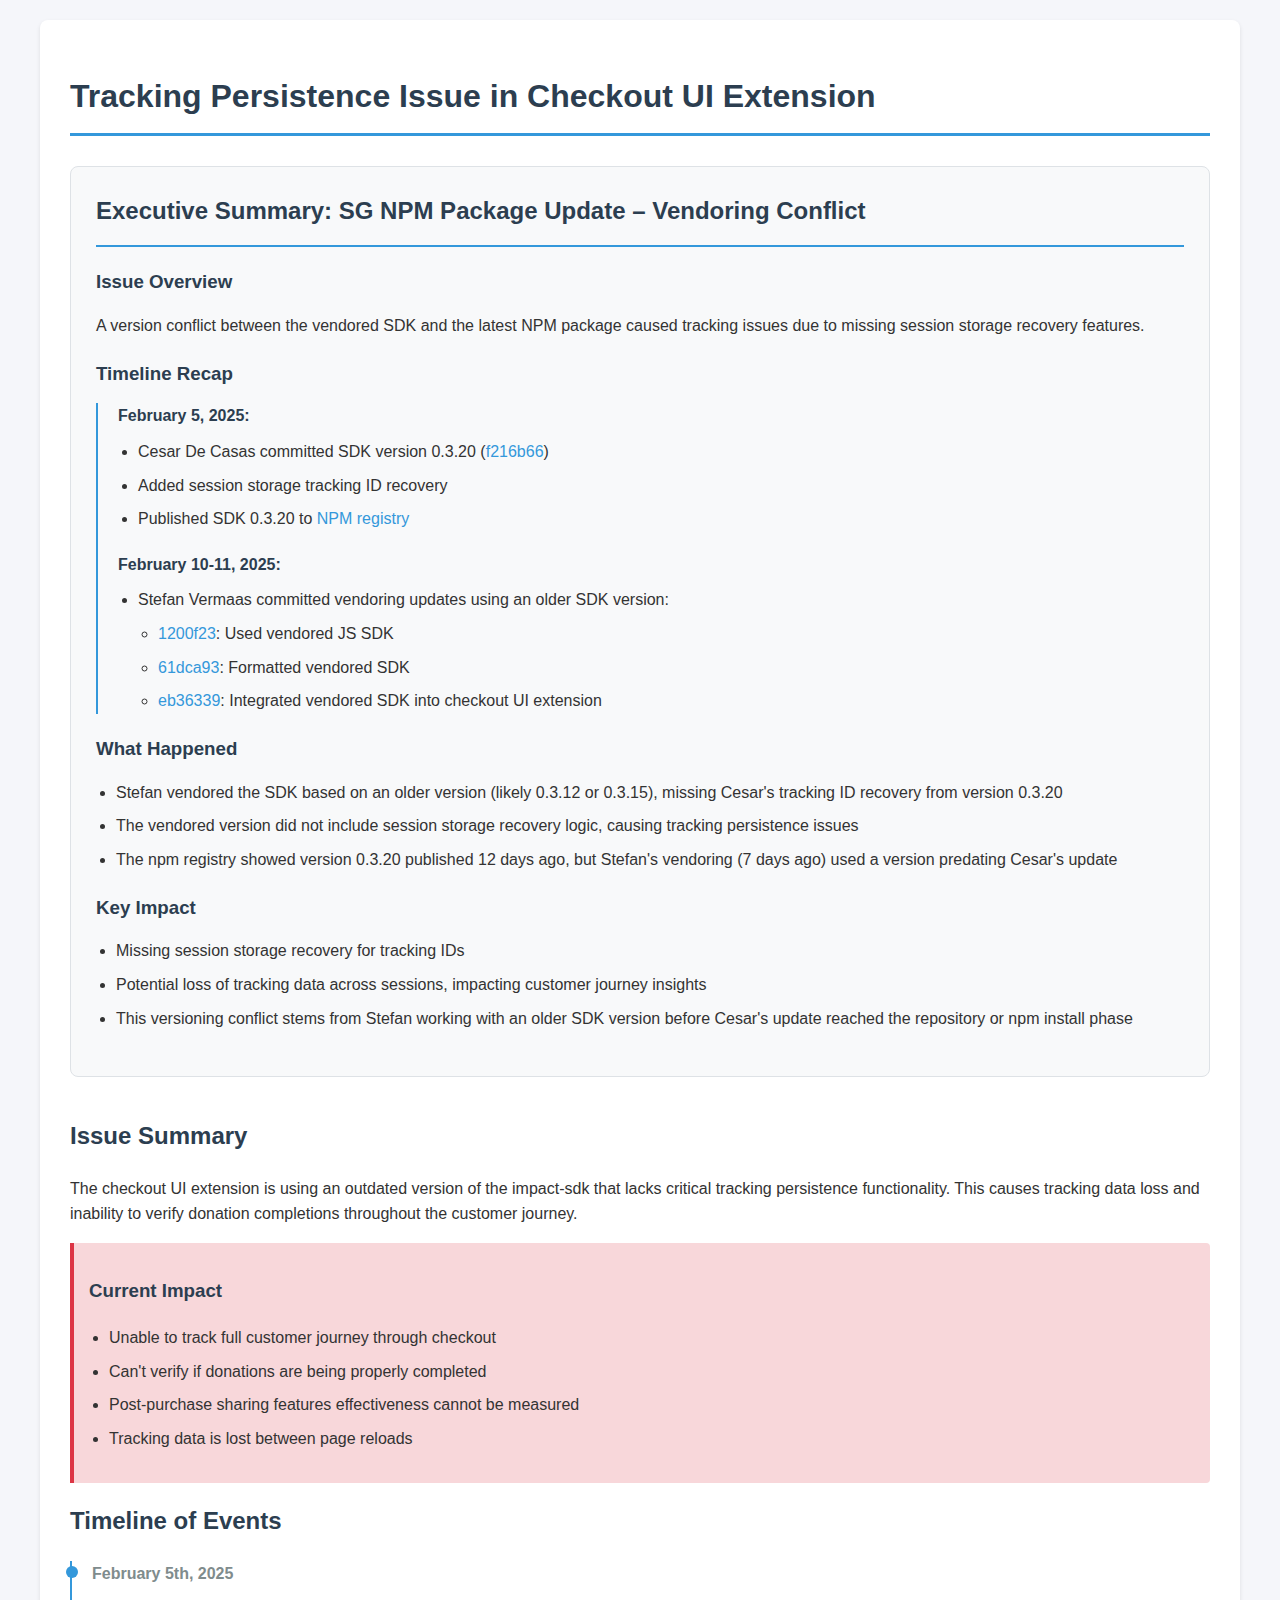
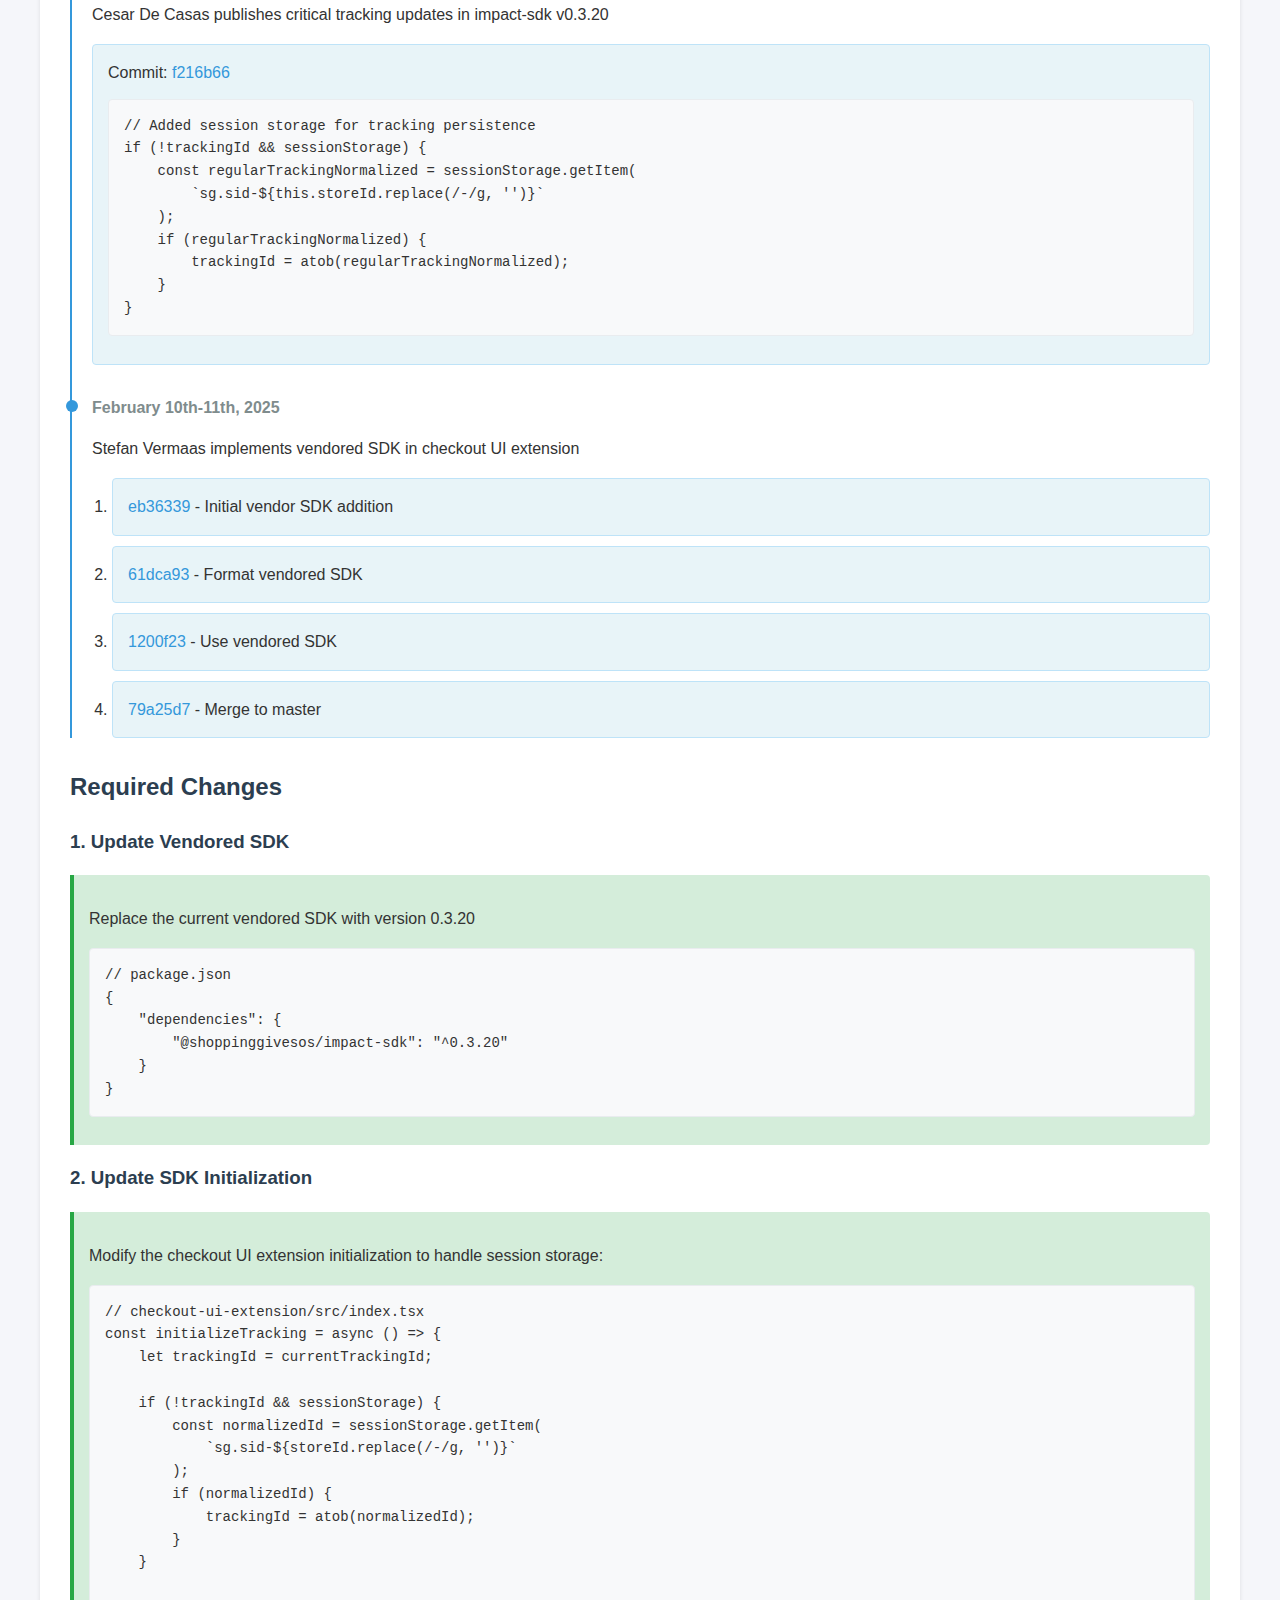
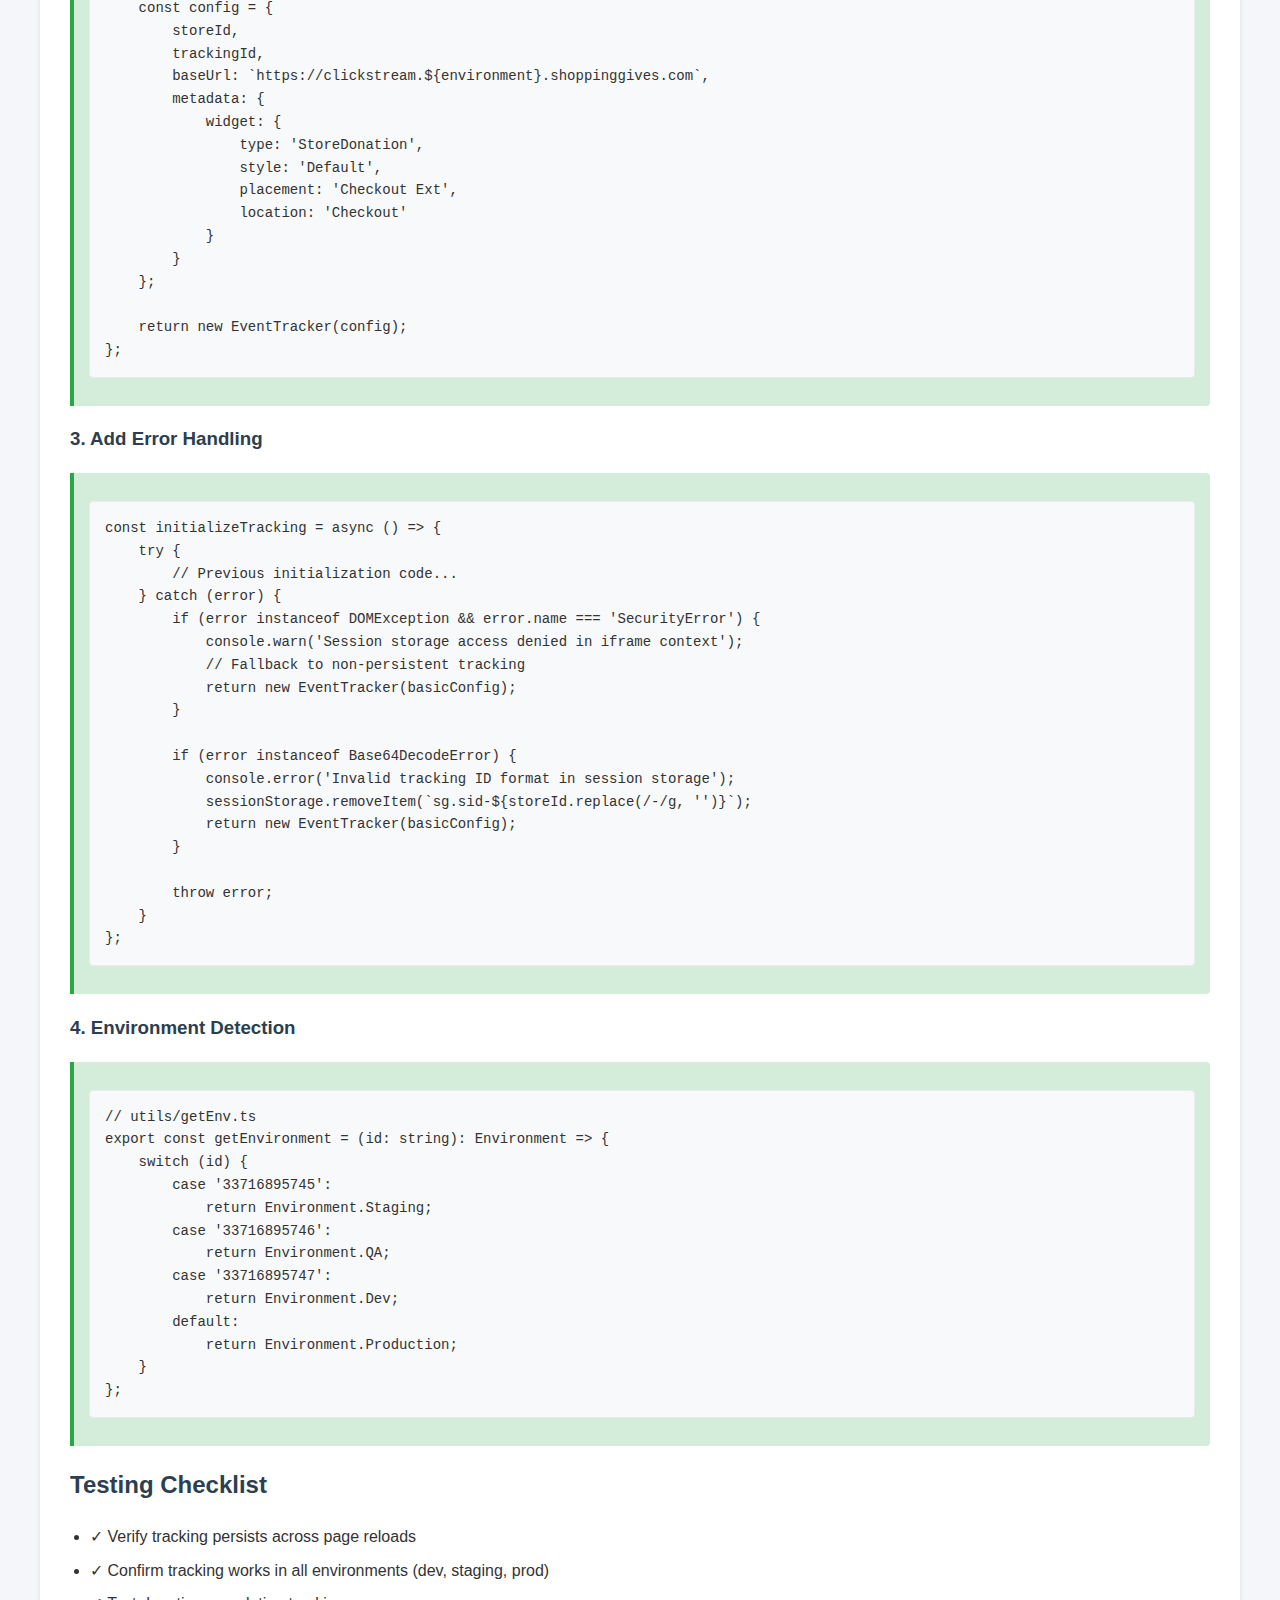
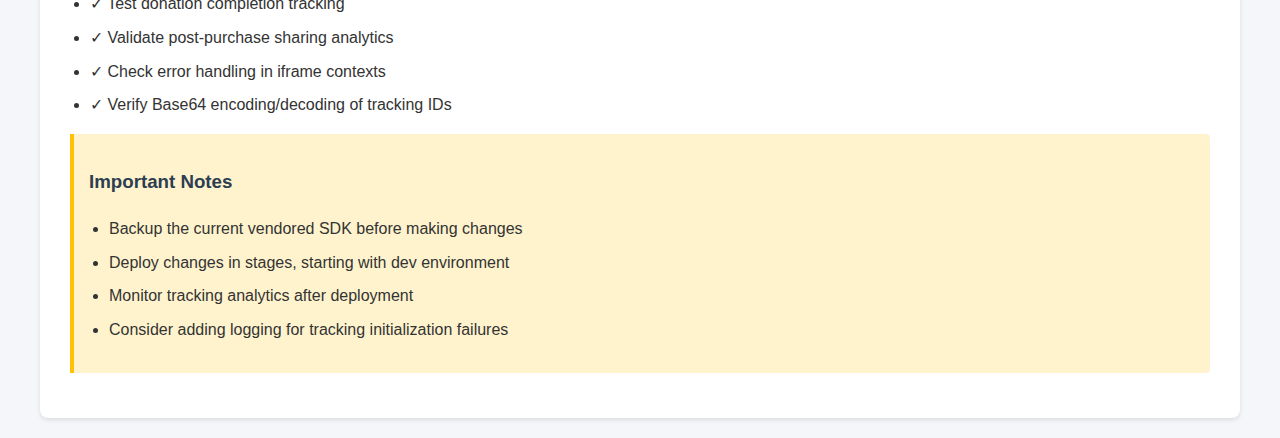
<file: index.html>
<!DOCTYPE html>
<html lang="en">
<head>
    <meta charset="UTF-8">
    <meta name="viewport" content="width=device-width, initial-scale=1.0">
    <title>Tracking Persistence Issue - ShoppingGives Checkout UI Extension</title>
    <link rel="stylesheet" href="styles.css">
</head>
<body>
    <div class="container">
        <h1>Tracking Persistence Issue in Checkout UI Extension</h1>

        <div class="executive-summary">
            <h2>Executive Summary: SG NPM Package Update – Vendoring Conflict</h2>
            
            <div class="summary-section">
                <h3>Issue Overview</h3>
                <p>A version conflict between the vendored SDK and the latest NPM package caused tracking issues due to missing session storage recovery features.</p>
            </div>

            <div class="summary-section">
                <h3>Timeline Recap</h3>
                <div class="summary-timeline">
                    <div class="summary-date">February 5, 2025:</div>
                    <ul>
                        <li>Cesar De Casas committed SDK version 0.3.20 (<a href="https://github.com/NicheInteractiveMedia/shoppinggives.widget-sdk/commit/f216b6631b19306ae70a3005996df5f133405a24">f216b66</a>)</li>
                        <li>Added session storage tracking ID recovery</li>
                        <li>Published SDK 0.3.20 to <a href="https://www.npmjs.com/package/@shoppinggivesos/impact-sdk">NPM registry</a></li>
                    </ul>

                    <div class="summary-date">February 10-11, 2025:</div>
                    <ul>
                        <li>Stefan Vermaas committed vendoring updates using an older SDK version:</li>
                        <li class="nested"><a href="https://github.com/NicheInteractiveMedia/ChangeCommerce.ShopifyAppExt/commit/1200f2315725591dff2ae81de8102013b07e9f7f">1200f23</a>: Used vendored JS SDK</li>
                        <li class="nested"><a href="https://github.com/NicheInteractiveMedia/ChangeCommerce.ShopifyAppExt/commit/61dca9345f6baac6f115edb8298d59c66b6bff1b">61dca93</a>: Formatted vendored SDK</li>
                        <li class="nested"><a href="https://github.com/NicheInteractiveMedia/ChangeCommerce.ShopifyAppExt/commit/eb36339a388c0161a749d8440be33f46b9f26ff9">eb36339</a>: Integrated vendored SDK into checkout UI extension</li>
                    </ul>
                </div>
            </div>

            <div class="summary-section">
                <h3>What Happened</h3>
                <ul>
                    <li>Stefan vendored the SDK based on an older version (likely 0.3.12 or 0.3.15), missing Cesar's tracking ID recovery from version 0.3.20</li>
                    <li>The vendored version did not include session storage recovery logic, causing tracking persistence issues</li>
                    <li>The npm registry showed version 0.3.20 published 12 days ago, but Stefan's vendoring (7 days ago) used a version predating Cesar's update</li>
                </ul>
            </div>

            <div class="summary-section">
                <h3>Key Impact</h3>
                <ul>
                    <li>Missing session storage recovery for tracking IDs</li>
                    <li>Potential loss of tracking data across sessions, impacting customer journey insights</li>
                    <li>This versioning conflict stems from Stefan working with an older SDK version before Cesar's update reached the repository or npm install phase</li>
                </ul>
            </div>
        </div>


        <h2>Issue Summary</h2>
        <p>The checkout UI extension is using an outdated version of the impact-sdk that lacks critical tracking persistence functionality. This causes tracking data loss and inability to verify donation completions throughout the customer journey.</p>

        <div class="impact">
            <h3>Current Impact</h3>
            <ul>
                <li>Unable to track full customer journey through checkout</li>
                <li>Can't verify if donations are being properly completed</li>
                <li>Post-purchase sharing features effectiveness cannot be measured</li>
                <li>Tracking data is lost between page reloads</li>
            </ul>
        </div>

        <h2>Timeline of Events</h2>
        <div class="timeline">
            <div class="timeline-item">
                <div class="date">February 5th, 2025</div>
                <p>Cesar De Casas publishes critical tracking updates in impact-sdk v0.3.20</p>
                <div class="commit">
                    Commit: <a href="https://github.com/NicheInteractiveMedia/shoppinggives.widget-sdk/commit/f216b6631b19306ae70a3005996df5f133405a24">f216b66</a>
                    <pre><code>// Added session storage for tracking persistence
if (!trackingId && sessionStorage) {
    const regularTrackingNormalized = sessionStorage.getItem(
        `sg.sid-${this.storeId.replace(/-/g, '')}`
    );
    if (regularTrackingNormalized) {
        trackingId = atob(regularTrackingNormalized);
    }
}</code></pre>
                </div>
            </div>

            <div class="timeline-item">
                <div class="date">February 10th-11th, 2025</div>
                <p>Stefan Vermaas implements vendored SDK in checkout UI extension</p>
                <ol>
                    <li>
                        <div class="commit">
                            <a href="https://github.com/NicheInteractiveMedia/ChangeCommerce.ShopifyAppExt/commit/eb36339a388c0161a749d8440be33f46b9f26ff9">eb36339</a> - Initial vendor SDK addition
                        </div>
                    </li>
                    <li>
                        <div class="commit">
                            <a href="https://github.com/NicheInteractiveMedia/ChangeCommerce.ShopifyAppExt/commit/61dca9345f6baac6f115edb8298d59c66b6bff1b">61dca93</a> - Format vendored SDK
                        </div>
                    </li>
                    <li>
                        <div class="commit">
                            <a href="https://github.com/NicheInteractiveMedia/ChangeCommerce.ShopifyAppExt/commit/1200f2315725591dff2ae81de8102013b07e9f7f">1200f23</a> - Use vendored SDK
                        </div>
                    </li>
                    <li>
                        <div class="commit">
                            <a href="https://github.com/NicheInteractiveMedia/ChangeCommerce.ShopifyAppExt/commit/79a25d7c3318e46c775bf123ccb41af6dc921288">79a25d7</a> - Merge to master
                        </div>
                    </li>
                </ol>
            </div>
        </div>

        <h2>Required Changes</h2>
        
        <h3>1. Update Vendored SDK</h3>
        <div class="solution">
            <p>Replace the current vendored SDK with version 0.3.20</p>
            <pre><code>// package.json
{
    "dependencies": {
        "@shoppinggivesos/impact-sdk": "^0.3.20"
    }
}</code></pre>
        </div>

        <h3>2. Update SDK Initialization</h3>
        <div class="solution">
            <p>Modify the checkout UI extension initialization to handle session storage:</p>
            <pre><code>// checkout-ui-extension/src/index.tsx
const initializeTracking = async () => {
    let trackingId = currentTrackingId;
    
    if (!trackingId && sessionStorage) {
        const normalizedId = sessionStorage.getItem(
            `sg.sid-${storeId.replace(/-/g, '')}`
        );
        if (normalizedId) {
            trackingId = atob(normalizedId);
        }
    }

    const config = {
        storeId,
        trackingId,
        baseUrl: `https://clickstream.${environment}.shoppinggives.com`,
        metadata: {
            widget: {
                type: 'StoreDonation',
                style: 'Default',
                placement: 'Checkout Ext',
                location: 'Checkout'
            }
        }
    };

    return new EventTracker(config);
};</code></pre>
        </div>

        <h3>3. Add Error Handling</h3>
        <div class="solution">
            <pre><code>const initializeTracking = async () => {
    try {
        // Previous initialization code...
    } catch (error) {
        if (error instanceof DOMException && error.name === 'SecurityError') {
            console.warn('Session storage access denied in iframe context');
            // Fallback to non-persistent tracking
            return new EventTracker(basicConfig);
        }
        
        if (error instanceof Base64DecodeError) {
            console.error('Invalid tracking ID format in session storage');
            sessionStorage.removeItem(`sg.sid-${storeId.replace(/-/g, '')}`);
            return new EventTracker(basicConfig);
        }

        throw error;
    }
};</code></pre>
        </div>

        <h3>4. Environment Detection</h3>
        <div class="solution">
            <pre><code>// utils/getEnv.ts
export const getEnvironment = (id: string): Environment => {
    switch (id) {
        case '33716895745':
            return Environment.Staging;
        case '33716895746':
            return Environment.QA;
        case '33716895747':
            return Environment.Dev;
        default:
            return Environment.Production;
    }
};</code></pre>
        </div>

        <h2>Testing Checklist</h2>
        <ul>
            <li>✓ Verify tracking persists across page reloads</li>
            <li>✓ Confirm tracking works in all environments (dev, staging, prod)</li>
            <li>✓ Test donation completion tracking</li>
            <li>✓ Validate post-purchase sharing analytics</li>
            <li>✓ Check error handling in iframe contexts</li>
            <li>✓ Verify Base64 encoding/decoding of tracking IDs</li>
        </ul>

        <div class="warning">
            <h3>Important Notes</h3>
            <ul>
                <li>Backup the current vendored SDK before making changes</li>
                <li>Deploy changes in stages, starting with dev environment</li>
                <li>Monitor tracking analytics after deployment</li>
                <li>Consider adding logging for tracking initialization failures</li>
            </ul>
        </div>
    </div>
</body>
</html>
</file>
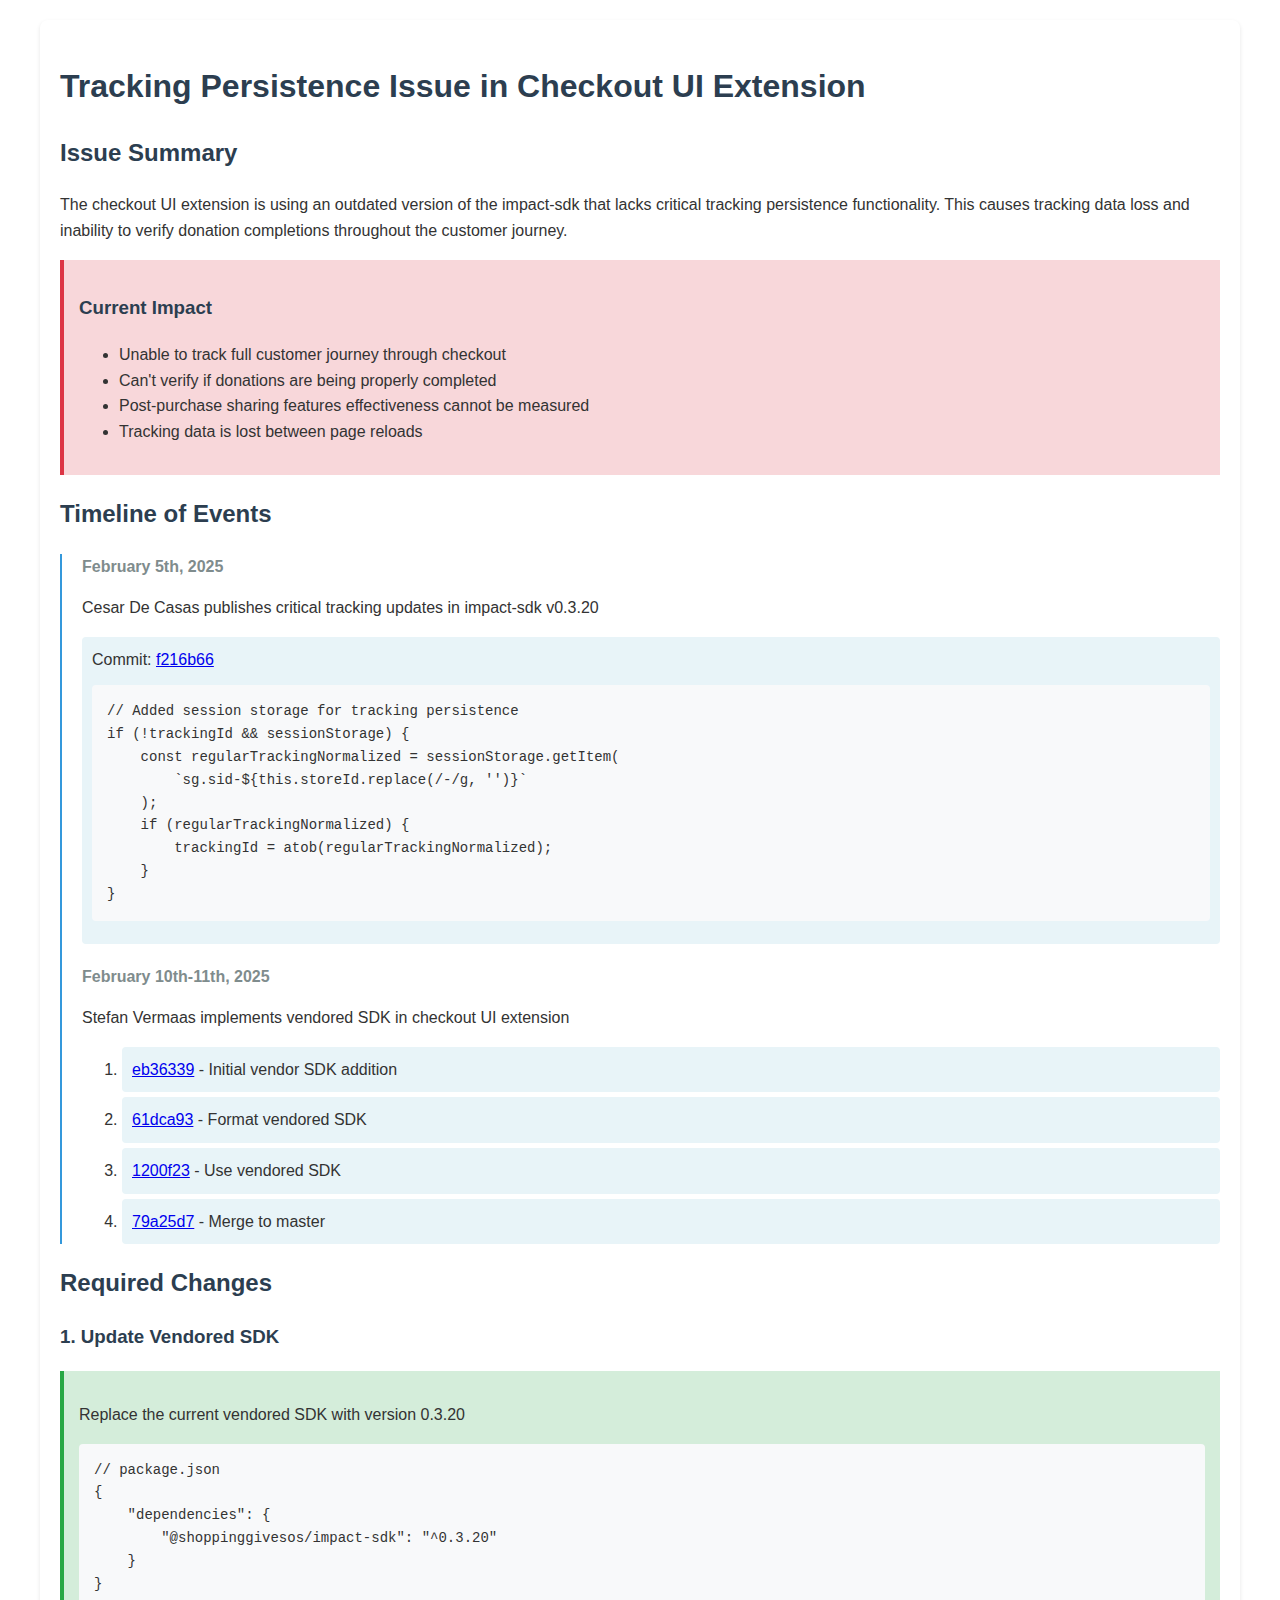
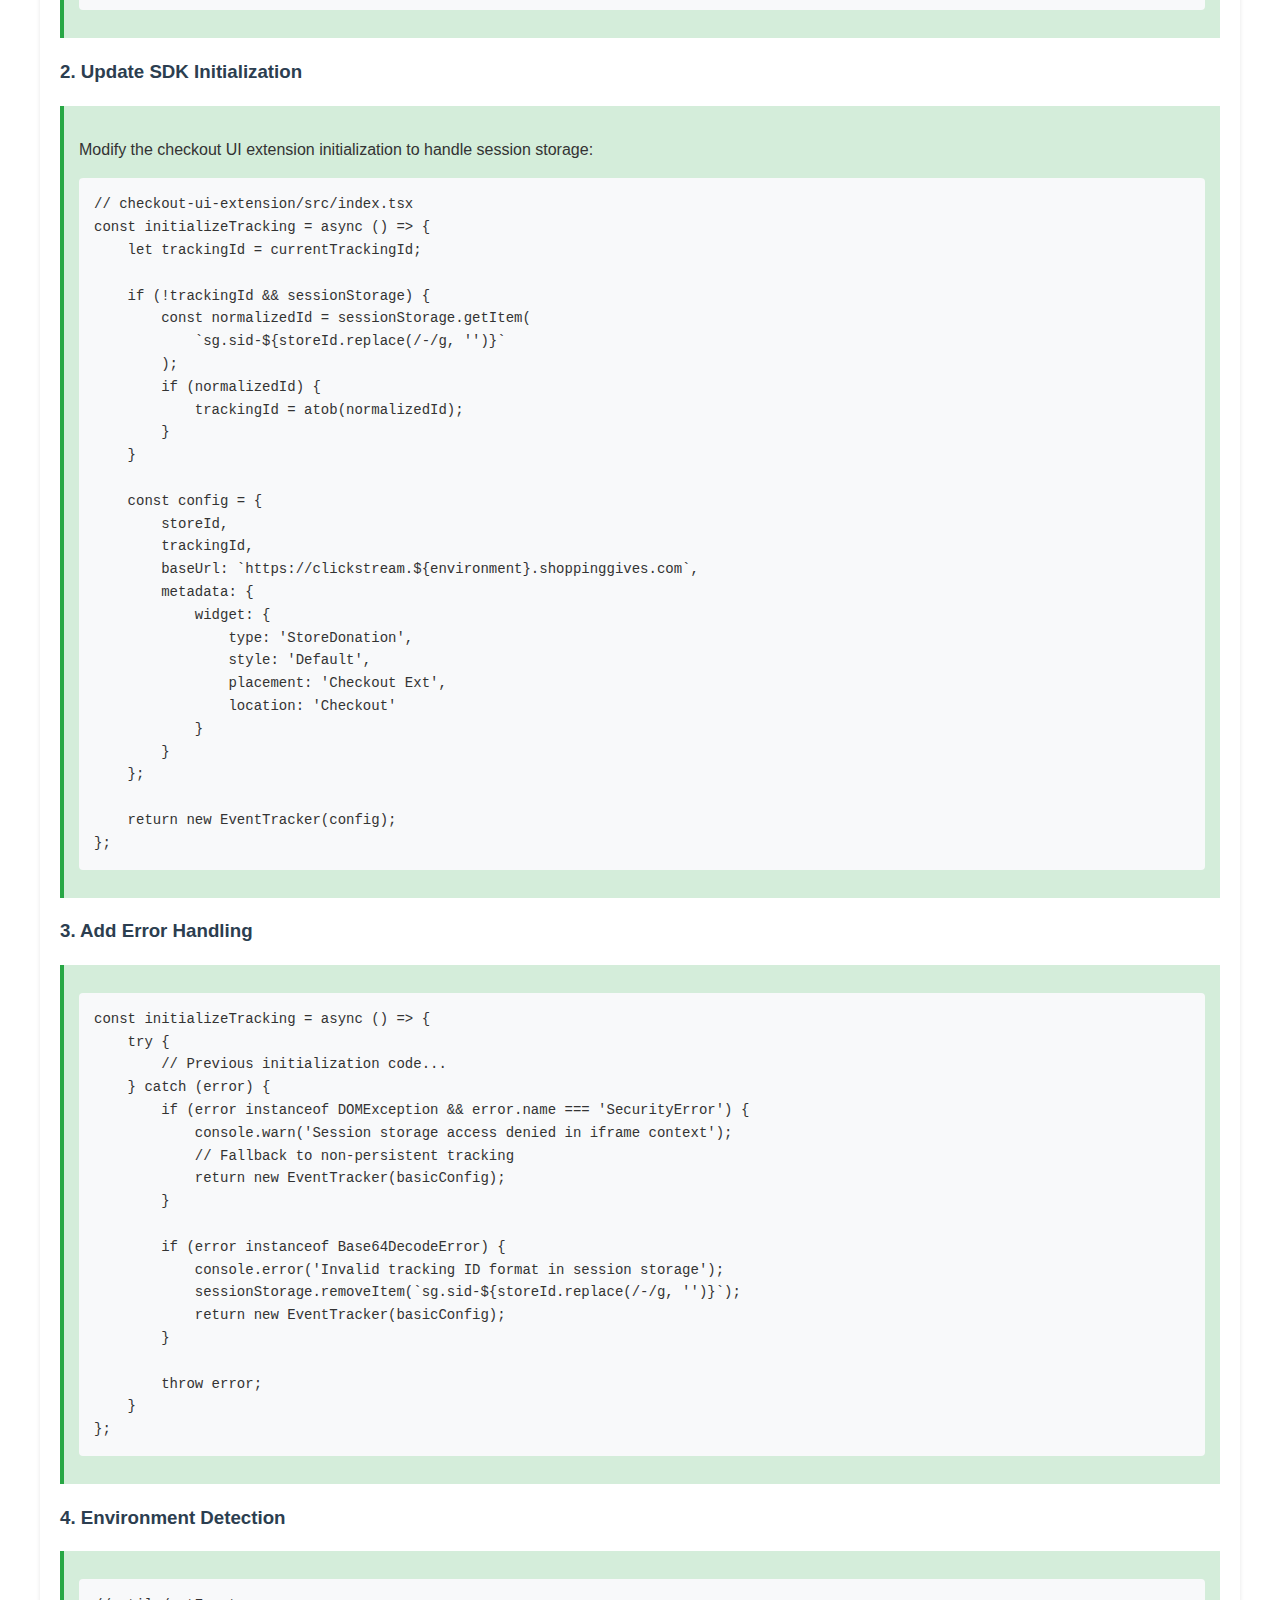
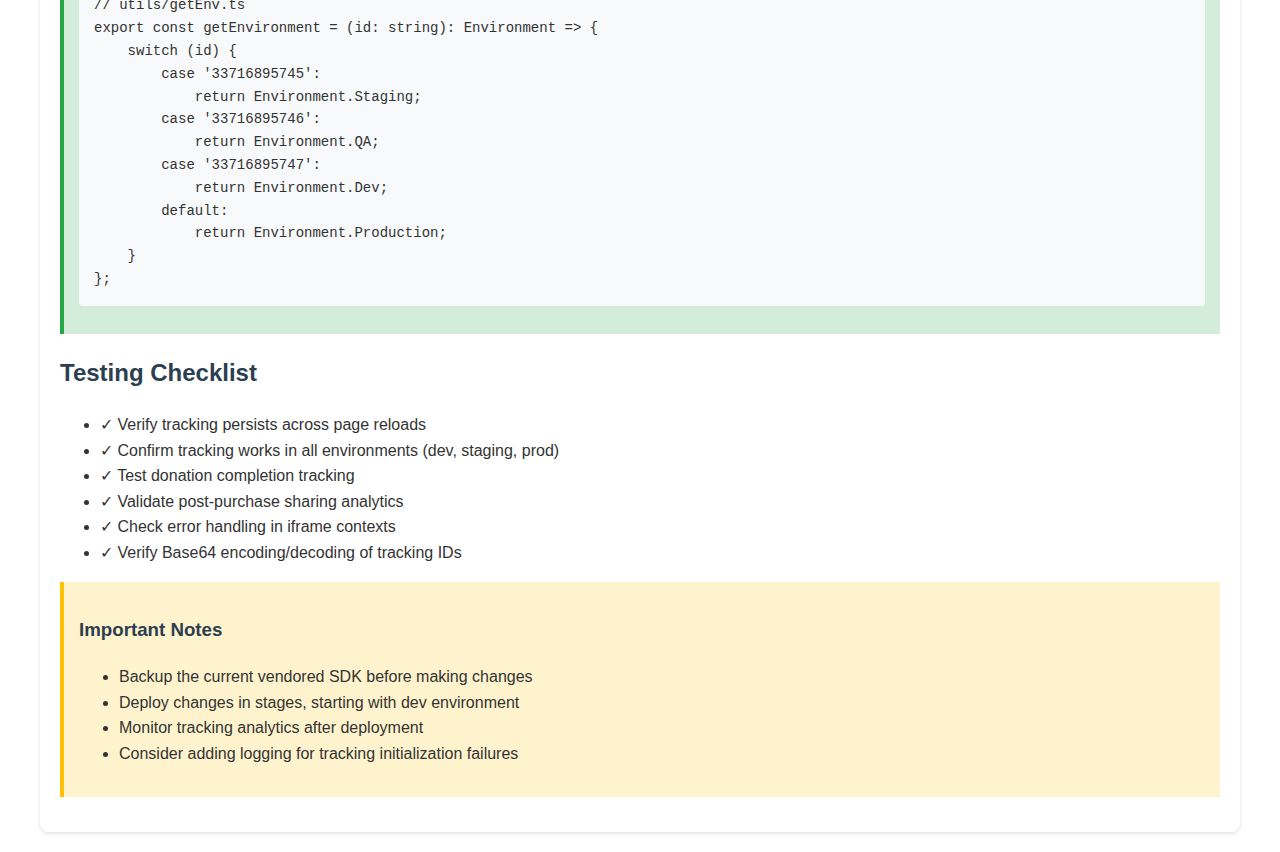
<file: tracking-persistence-fix.html>
<!DOCTYPE html>
<html lang="en">
<head>
    <meta charset="UTF-8">
    <meta name="viewport" content="width=device-width, initial-scale=1.0">
    <title>Tracking Persistence Issue - ShoppingGives Checkout UI Extension</title>
    <style>
        body {
            font-family: -apple-system, BlinkMacSystemFont, 'Segoe UI', Roboto, Oxygen, Ubuntu, Cantarell, sans-serif;
            line-height: 1.6;
            color: #333;
            max-width: 1200px;
            margin: 0 auto;
            padding: 20px;
        }
        .container {
            background: #fff;
            padding: 20px;
            border-radius: 8px;
            box-shadow: 0 2px 4px rgba(0,0,0,0.1);
        }
        h1, h2, h3 {
            color: #2c3e50;
        }
        .timeline {
            border-left: 2px solid #3498db;
            padding-left: 20px;
            margin: 20px 0;
        }
        .timeline-item {
            margin-bottom: 20px;
        }
        .date {
            color: #7f8c8d;
            font-weight: 600;
        }
        pre {
            background: #f8f9fa;
            padding: 15px;
            border-radius: 4px;
            overflow-x: auto;
        }
        code {
            font-family: 'Monaco', 'Menlo', 'Ubuntu Mono', 'Consolas', monospace;
            font-size: 14px;
        }
        .warning {
            background: #fff3cd;
            border-left: 4px solid #ffc107;
            padding: 15px;
            margin: 15px 0;
        }
        .solution {
            background: #d4edda;
            border-left: 4px solid #28a745;
            padding: 15px;
            margin: 15px 0;
        }
        .commit {
            background: #e8f4f8;
            padding: 10px;
            border-radius: 4px;
            margin: 5px 0;
        }
        .impact {
            background: #f8d7da;
            border-left: 4px solid #dc3545;
            padding: 15px;
            margin: 15px 0;
        }
    </style>
</head>
<body>
    <div class="container">
        <h1>Tracking Persistence Issue in Checkout UI Extension</h1>

        <h2>Issue Summary</h2>
        <p>The checkout UI extension is using an outdated version of the impact-sdk that lacks critical tracking persistence functionality. This causes tracking data loss and inability to verify donation completions throughout the customer journey.</p>

        <div class="impact">
            <h3>Current Impact</h3>
            <ul>
                <li>Unable to track full customer journey through checkout</li>
                <li>Can't verify if donations are being properly completed</li>
                <li>Post-purchase sharing features effectiveness cannot be measured</li>
                <li>Tracking data is lost between page reloads</li>
            </ul>
        </div>

        <h2>Timeline of Events</h2>
        <div class="timeline">
            <div class="timeline-item">
                <div class="date">February 5th, 2025</div>
                <p>Cesar De Casas publishes critical tracking updates in impact-sdk v0.3.20</p>
                <div class="commit">
                    Commit: <a href="https://github.com/NicheInteractiveMedia/shoppinggives.widget-sdk/commit/f216b6631b19306ae70a3005996df5f133405a24">f216b66</a>
                    <pre><code>// Added session storage for tracking persistence
if (!trackingId && sessionStorage) {
    const regularTrackingNormalized = sessionStorage.getItem(
        `sg.sid-${this.storeId.replace(/-/g, '')}`
    );
    if (regularTrackingNormalized) {
        trackingId = atob(regularTrackingNormalized);
    }
}</code></pre>
                </div>
            </div>

            <div class="timeline-item">
                <div class="date">February 10th-11th, 2025</div>
                <p>Stefan Vermaas implements vendored SDK in checkout UI extension</p>
                <ol>
                    <li>
                        <div class="commit">
                            <a href="https://github.com/NicheInteractiveMedia/ChangeCommerce.ShopifyAppExt/commit/eb36339a388c0161a749d8440be33f46b9f26ff9">eb36339</a> - Initial vendor SDK addition
                        </div>
                    </li>
                    <li>
                        <div class="commit">
                            <a href="https://github.com/NicheInteractiveMedia/ChangeCommerce.ShopifyAppExt/commit/61dca9345f6baac6f115edb8298d59c66b6bff1b">61dca93</a> - Format vendored SDK
                        </div>
                    </li>
                    <li>
                        <div class="commit">
                            <a href="https://github.com/NicheInteractiveMedia/ChangeCommerce.ShopifyAppExt/commit/1200f2315725591dff2ae81de8102013b07e9f7f">1200f23</a> - Use vendored SDK
                        </div>
                    </li>
                    <li>
                        <div class="commit">
                            <a href="https://github.com/NicheInteractiveMedia/ChangeCommerce.ShopifyAppExt/commit/79a25d7c3318e46c775bf123ccb41af6dc921288">79a25d7</a> - Merge to master
                        </div>
                    </li>
                </ol>
            </div>
        </div>

        <h2>Required Changes</h2>
        
        <h3>1. Update Vendored SDK</h3>
        <div class="solution">
            <p>Replace the current vendored SDK with version 0.3.20</p>
            <pre><code>// package.json
{
    "dependencies": {
        "@shoppinggivesos/impact-sdk": "^0.3.20"
    }
}</code></pre>
        </div>

        <h3>2. Update SDK Initialization</h3>
        <div class="solution">
            <p>Modify the checkout UI extension initialization to handle session storage:</p>
            <pre><code>// checkout-ui-extension/src/index.tsx
const initializeTracking = async () => {
    let trackingId = currentTrackingId;
    
    if (!trackingId && sessionStorage) {
        const normalizedId = sessionStorage.getItem(
            `sg.sid-${storeId.replace(/-/g, '')}`
        );
        if (normalizedId) {
            trackingId = atob(normalizedId);
        }
    }

    const config = {
        storeId,
        trackingId,
        baseUrl: `https://clickstream.${environment}.shoppinggives.com`,
        metadata: {
            widget: {
                type: 'StoreDonation',
                style: 'Default',
                placement: 'Checkout Ext',
                location: 'Checkout'
            }
        }
    };

    return new EventTracker(config);
};</code></pre>
        </div>

        <h3>3. Add Error Handling</h3>
        <div class="solution">
            <pre><code>const initializeTracking = async () => {
    try {
        // Previous initialization code...
    } catch (error) {
        if (error instanceof DOMException && error.name === 'SecurityError') {
            console.warn('Session storage access denied in iframe context');
            // Fallback to non-persistent tracking
            return new EventTracker(basicConfig);
        }
        
        if (error instanceof Base64DecodeError) {
            console.error('Invalid tracking ID format in session storage');
            sessionStorage.removeItem(`sg.sid-${storeId.replace(/-/g, '')}`);
            return new EventTracker(basicConfig);
        }

        throw error;
    }
};</code></pre>
        </div>

        <h3>4. Environment Detection</h3>
        <div class="solution">
            <pre><code>// utils/getEnv.ts
export const getEnvironment = (id: string): Environment => {
    switch (id) {
        case '33716895745':
            return Environment.Staging;
        case '33716895746':
            return Environment.QA;
        case '33716895747':
            return Environment.Dev;
        default:
            return Environment.Production;
    }
};</code></pre>
        </div>

        <h2>Testing Checklist</h2>
        <ul>
            <li>✓ Verify tracking persists across page reloads</li>
            <li>✓ Confirm tracking works in all environments (dev, staging, prod)</li>
            <li>✓ Test donation completion tracking</li>
            <li>✓ Validate post-purchase sharing analytics</li>
            <li>✓ Check error handling in iframe contexts</li>
            <li>✓ Verify Base64 encoding/decoding of tracking IDs</li>
        </ul>

        <div class="warning">
            <h3>Important Notes</h3>
            <ul>
                <li>Backup the current vendored SDK before making changes</li>
                <li>Deploy changes in stages, starting with dev environment</li>
                <li>Monitor tracking analytics after deployment</li>
                <li>Consider adding logging for tracking initialization failures</li>
            </ul>
        </div>
    </div>
</body>
</html>
</file>
<file: styles.css>
.executive-summary {
    background: #f8f9fa;
    border-radius: 8px;
    padding: 25px;
    margin-bottom: 40px;
    border: 1px solid #dee2e6;
}

.executive-summary h2 {
    color: #2c3e50;
    margin-top: 0;
    padding-bottom: 15px;
    border-bottom: 2px solid #3498db;
}

.summary-section {
    margin: 20px 0;
}

.summary-section h3 {
    color: #2c3e50;
    margin-bottom: 15px;
}

.summary-timeline {
    padding-left: 20px;
    border-left: 2px solid #3498db;
}

.summary-date {
    font-weight: 600;
    color: #2c3e50;
    margin: 15px 0 10px;
}

.summary-timeline ul {
    margin: 10px 0 20px;
}

.summary-timeline li.nested {
    margin-left: 20px;
    list-style-type: circle;
}

body {
    font-family: -apple-system, BlinkMacSystemFont, 'Segoe UI', Roboto, Oxygen, Ubuntu, Cantarell, sans-serif;
    line-height: 1.6;
    color: #333;
    max-width: 1200px;
    margin: 0 auto;
    padding: 20px;
    background: #f5f6fa;
}

.container {
    background: #fff;
    padding: 30px;
    border-radius: 8px;
    box-shadow: 0 2px 4px rgba(0,0,0,0.1);
}

h1, h2, h3 {
    color: #2c3e50;
}

h1 {
    border-bottom: 3px solid #3498db;
    padding-bottom: 10px;
    margin-bottom: 30px;
}

.timeline {
    border-left: 2px solid #3498db;
    padding-left: 20px;
    margin: 20px 0;
}

.timeline-item {
    margin-bottom: 30px;
    position: relative;
}

.timeline-item::before {
    content: '';
    width: 12px;
    height: 12px;
    background: #3498db;
    border-radius: 50%;
    position: absolute;
    left: -26px;
    top: 5px;
}

.date {
    color: #7f8c8d;
    font-weight: 600;
    margin-bottom: 5px;
}

pre {
    background: #f8f9fa;
    padding: 15px;
    border-radius: 4px;
    overflow-x: auto;
    border: 1px solid #e9ecef;
}

code {
    font-family: 'Monaco', 'Menlo', 'Ubuntu Mono', 'Consolas', monospace;
    font-size: 14px;
}

.warning {
    background: #fff3cd;
    border-left: 4px solid #ffc107;
    padding: 15px;
    margin: 15px 0;
    border-radius: 0 4px 4px 0;
}

.solution {
    background: #d4edda;
    border-left: 4px solid #28a745;
    padding: 15px;
    margin: 15px 0;
    border-radius: 0 4px 4px 0;
}

.commit {
    background: #e8f4f8;
    padding: 15px;
    border-radius: 4px;
    margin: 10px 0;
    border: 1px solid #bee3f8;
}

.impact {
    background: #f8d7da;
    border-left: 4px solid #dc3545;
    padding: 15px;
    margin: 15px 0;
    border-radius: 0 4px 4px 0;
}

a {
    color: #3498db;
    text-decoration: none;
}

a:hover {
    text-decoration: underline;
}

ul, ol {
    padding-left: 20px;
}

li {
    margin-bottom: 8px;
}

@media (max-width: 768px) {
    body {
        padding: 10px;
    }
    
    .container {
        padding: 15px;
    }
    
    pre {
        max-width: 100%;
        overflow-x: scroll;
    }
}
</file>
